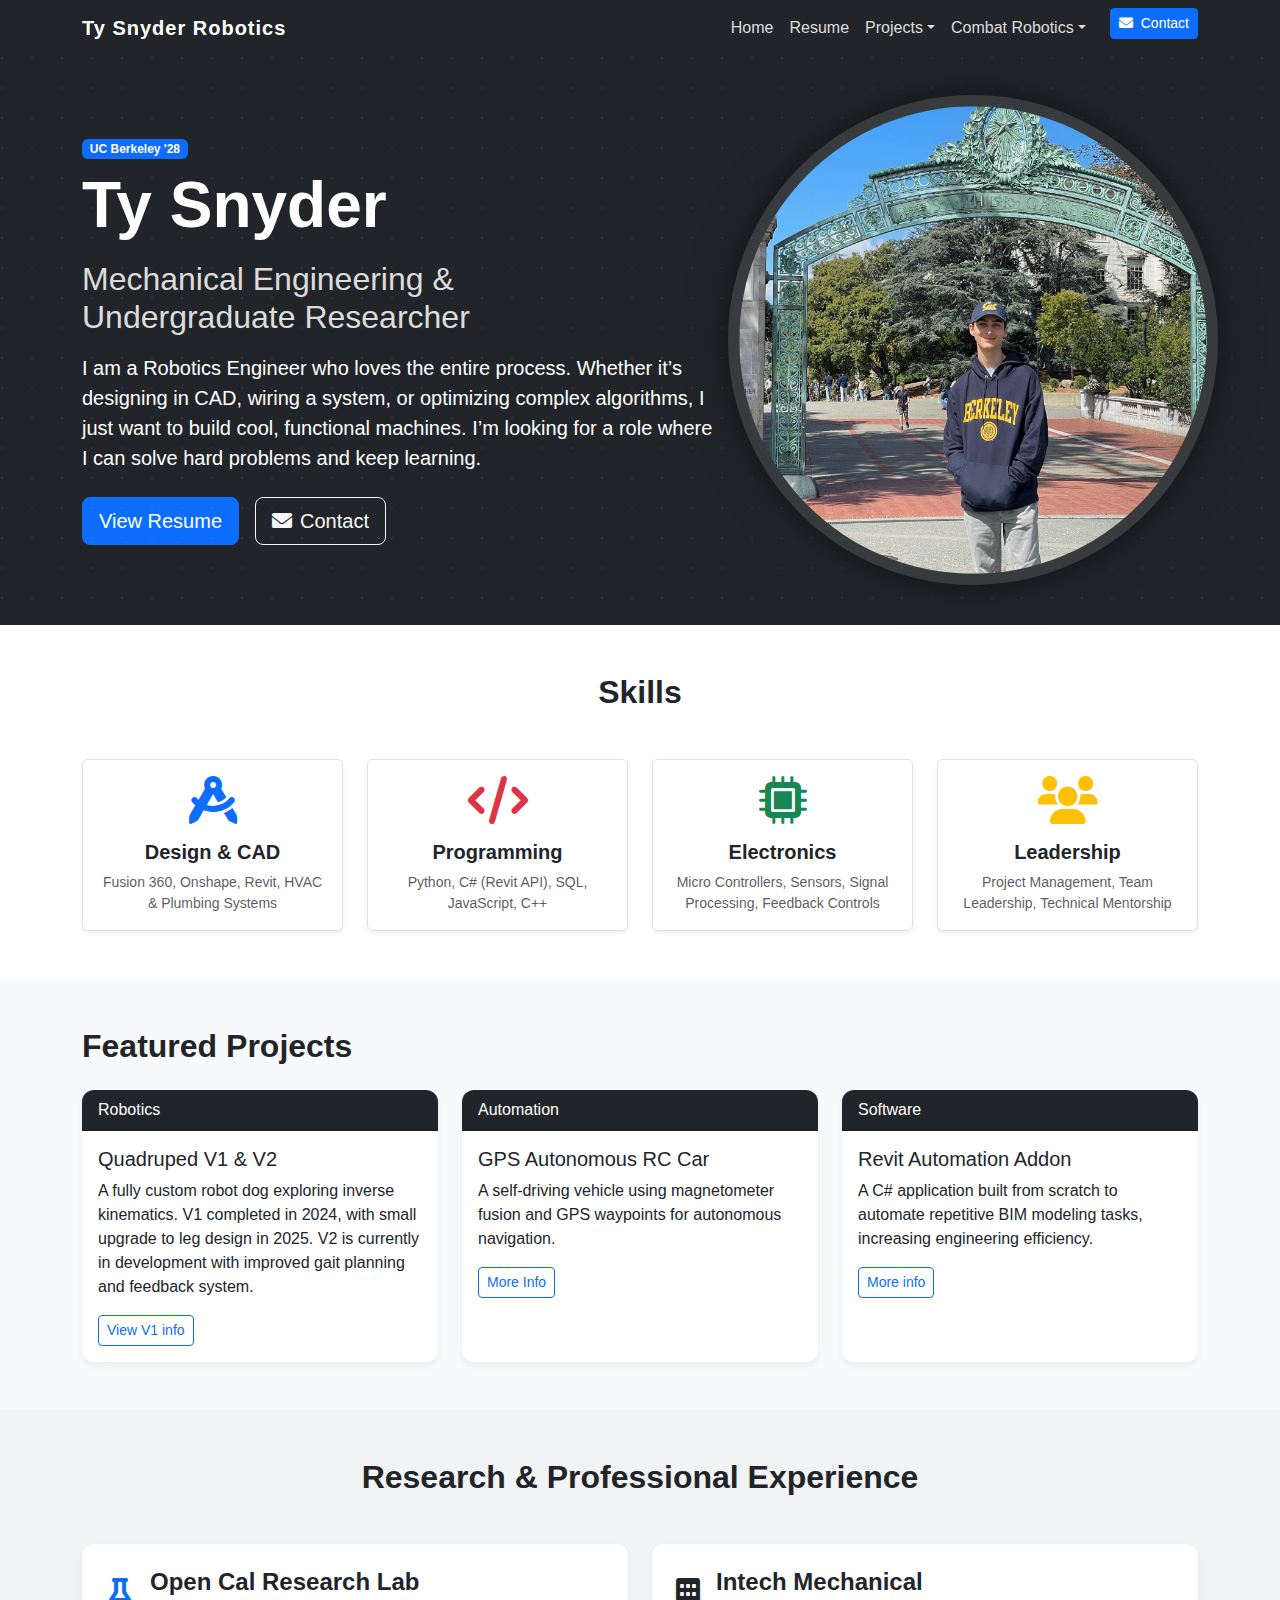
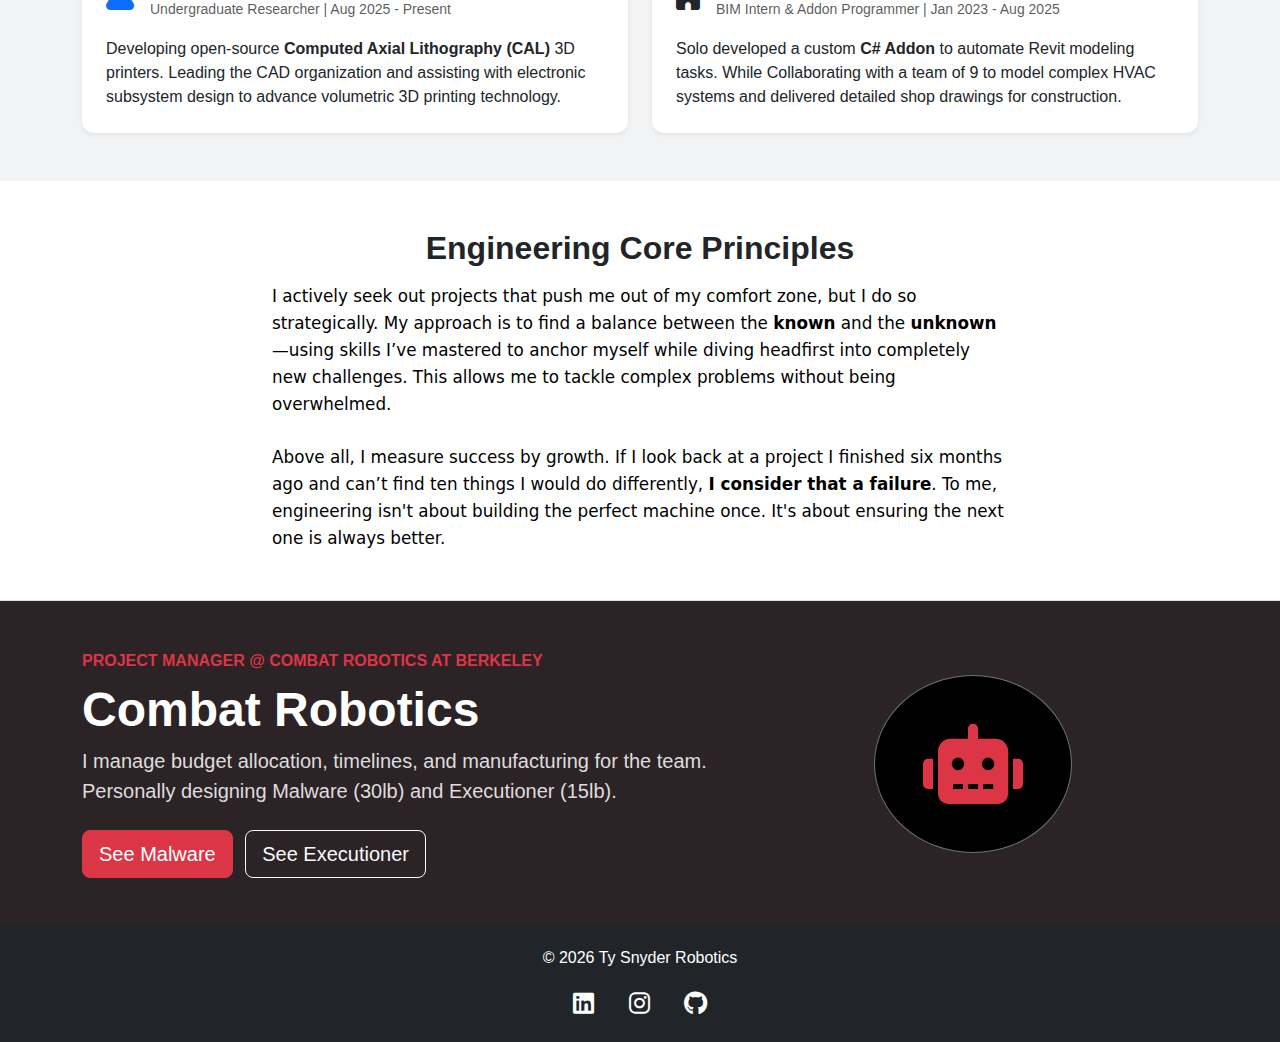
<file: index.html>
<!DOCTYPE html>
<html lang="en">
<head>
    <meta charset="UTF-8">
    <meta name="viewport" content="width=device-width, initial-scale=1.0">
    <title>Ty Snyder Robotics</title>
    <link href="https://cdn.jsdelivr.net/npm/bootstrap@5.3.0/dist/css/bootstrap.min.css" rel="stylesheet">
    <link rel="stylesheet" href="https://cdnjs.cloudflare.com/ajax/libs/font-awesome/6.0.0/css/all.min.css">
    <link rel="stylesheet" href="style.css">
</head>
<body>

    <nav class="navbar navbar-expand-lg navbar-dark bg-dark">
    <div class="container">
        <a class="navbar-brand" href="index.html">Ty Snyder Robotics</a>
        <button class="navbar-toggler" type="button" data-bs-toggle="collapse" data-bs-target="#navbarNav">
            <span class="navbar-toggler-icon"></span>
        </button>
        <div class="collapse navbar-collapse" id="navbarNav">
            <ul class="navbar-nav ms-auto">
                <li class="nav-item"><a class="nav-link active" href="index.html">Home</a></li>
                <li class="nav-item"><a class="nav-link" href="resume.html">Resume</a></li>
                
                <li class="nav-item dropdown">
                    <a class="nav-link dropdown-toggle" href="#" role="button" data-bs-toggle="dropdown">Projects</a>
                    <ul class="dropdown-menu">
                        <li><a class="dropdown-item" href="projects/gps-rc-car.html">GPS Autonomous RC Car</a></li>
                        <li><a class="dropdown-item" href="projects/Revit_Addon.html">Revit Addon</a></li>
                        <li><a class="dropdown-item" href="projects/quadruped_V1.html">Quadruped V1</a></li>
                    </ul>
                </li>

                <li class="nav-item dropdown">
                    <a class="nav-link dropdown-toggle" href="#" role="button" data-bs-toggle="dropdown">Combat Robotics</a>
                    <ul class="dropdown-menu">
                        <li><a class="dropdown-item" href="combat-robots/Malware.html">Malware 30lb</a></li>
                        <li><a class="dropdown-item" href="combat-robots/Executioner.html">Executioner 15lb</a></li>
                    </ul>
                </li>
                <li class="nav-item ms-lg-3">
                    <a class="btn btn-primary btn-sm mt-1 mt-lg-0" href="mailto:Tysnyder@berkeley.edu">
                        <i class="fas fa-envelope me-2"></i>Contact
                    </a>
                </li>
            </ul>
        </div>
    </div>
    </nav>

    <header class="hero-split d-flex align-items-center">
        <div class="container">
            <div class="row align-items-center">
                <div class="col-lg-7 col-md-6 order-2 order-md-1">
                    <div class="hero-text-content">
                        <span class="badge bg-primary mb-2">UC Berkeley '28</span>
                        <h1 class="display-3 fw-bold mb-3">Ty Snyder</h1>
                        <h3 class="h2 text-light-opacity mb-3">Mechanical Engineering & <br> Undergraduate Researcher</h3>
                        <p class="lead mb-4 text-secondary-light">
                            I am a Robotics Engineer who loves the entire process. 
                            Whether it’s designing in CAD, wiring a system, or optimizing complex algorithms, I just want to build cool, functional machines. 
                            I’m looking for a role where I can solve hard problems and keep learning.
                        </p>
                        <div class="d-flex gap-3">
                            <a href="resume.html" class="btn btn-primary btn-lg">View Resume</a>
                            <a href="mailto:Tysnyder@berkeley.edu" class="btn btn-outline-light btn-lg">
                                <i class="fas fa-envelope me-2"></i>Contact
                            </a>
                        </div>
                    </div>
                </div>
                <div class="col-lg-5 col-md-6 order-1 order-md-2 mb-4 mb-md-0 text-center">
                    <div class="hero-img-wrapper">
                        <img src="assets/images/Headshot.jpg" alt="Ty Snyder" class="img-fluid rounded-circle hero-headshot">
                    </div>
                </div>
            </div>
        </div>
    </header>

    <section class="py-5 bg-white">
        <div class="container">
            <div class="text-center mb-5">
                <h2 class="fw-bold">Skills</h2>
            </div>
            <div class="row text-center g-4">
                <div class="col-6 col-md-3">
                    <div class="p-3 border rounded shadow-sm h-100 skill-box">
                        <i class="fas fa-drafting-compass fa-3x text-primary mb-3"></i>
                        <h5 class="fw-bold">Design & CAD</h5>
                        <p class="small text-muted mb-0"> Fusion 360, Onshape, Revit, HVAC & Plumbing Systems</p>
                    </div>
                </div>
                <div class="col-6 col-md-3">
                    <div class="p-3 border rounded shadow-sm h-100 skill-box">
                        <i class="fas fa-code fa-3x text-danger mb-3"></i>
                        <h5 class="fw-bold">Programming</h5>
                        <p class="small text-muted mb-0">Python, C# (Revit API), SQL, JavaScript, C++</p>
                    </div>
                </div>
                <div class="col-6 col-md-3">
                    <div class="p-3 border rounded shadow-sm h-100 skill-box">
                        <i class="fas fa-microchip fa-3x text-success mb-3"></i>
                        <h5 class="fw-bold">Electronics</h5>
                        <p class="small text-muted mb-0">Micro Controllers, Sensors, Signal Processing, Feedback Controls</p>
                    </div>
                </div>
                <div class="col-6 col-md-3">
                    <div class="p-3 border rounded shadow-sm h-100 skill-box">
                        <i class="fas fa-users fa-3x text-warning mb-3"></i>
                        <h5 class="fw-bold">Leadership</h5>
                        <p class="small text-muted mb-0">Project Management, Team Leadership, Technical Mentorship</p>
                    </div>
                </div>
            </div>
        </div>
    </section>

    <section class="py-5">
        <div class="container">
            <div class="d-flex justify-content-between align-items-center mb-4">
                <h2 class="fw-bold mb-0">Featured Projects</h2>
            </div>
            <div class="row g-4">
                <div class="col-md-4">
                    <div class="card h-100 project-card">
                        <div class="card-header bg-dark text-white">Robotics</div>
                        <div class="card-body">
                            <h5 class="card-title">Quadruped V1 & V2</h5>
                            <p class="card-text">
                                A fully custom robot dog exploring inverse kinematics. V1 completed in 2024, with small upgrade to leg design in 2025. 
                                V2 is currently in development with improved gait planning and feedback system.
                            </p>
                            <a href="projects/quadruped_V1.html" class="btn btn-outline-primary btn-sm stretched-link">View V1 info</a>
                        </div>
                    </div>
                </div>
                <div class="col-md-4">
                    <div class="card h-100 project-card">
                        <div class="card-header bg-dark text-white">Automation</div>
                        <div class="card-body">
                            <h5 class="card-title">GPS Autonomous RC Car</h5>
                            <p class="card-text">
                                A self-driving vehicle using magnetometer fusion and GPS waypoints for autonomous navigation.
                            </p>
                            <a href="projects/gps-rc-car.html" class="btn btn-outline-primary btn-sm stretched-link">More Info</a>
                        </div>
                    </div>
                </div>
                <div class="col-md-4">
                    <div class="card h-100 project-card">
                        <div class="card-header bg-dark text-white">Software</div>
                        <div class="card-body">
                            <h5 class="card-title">Revit Automation Addon</h5>
                            <p class="card-text">
                                A C# application built from scratch to automate repetitive BIM modeling tasks, increasing engineering efficiency.
                            </p>
                            <a href="projects/Revit_Addon.html" class="btn btn-outline-primary btn-sm stretched-link">More info</a>
                        </div>
                    </div>
                </div>
            </div>
        </div>
    </section>
    <section id="research" class="py-5 bg-light">
        <div class="container">
            <h2 class="fw-bold mb-5 text-center">Research & Professional Experience</h2>
            
            <div class="row g-4">
                <div class="col-md-6">
                    <div class="card border-0 shadow-sm h-100">
                        <div class="card-body p-4">
                            <div class="d-flex align-items-center mb-3">
                                <i class="fas fa-flask fa-2x text-primary me-3"></i>
                                <div>
                                    <h4 class="card-title fw-bold mb-0">Open Cal Research Lab</h4>
                                    <small class="text-muted">Undergraduate Researcher | Aug 2025 - Present</small>
                                </div>
                            </div>
                            <p class="card-text">
                                Developing open-source <strong>Computed Axial Lithography (CAL)</strong> 3D printers. 
                                Leading the CAD organization and assisting with electronic subsystem design to advance volumetric 3D printing technology.
                            </p>
                        </div>
                    </div>
                </div>

                <div class="col-md-6">
                    <div class="card border-0 shadow-sm h-100">
                        <div class="card-body p-4">
                            <div class="d-flex align-items-center mb-3">
                                <i class="fas fa-building fa-2x text-dark me-3"></i>
                                <div>
                                    <h4 class="card-title fw-bold mb-0">Intech Mechanical</h4>
                                    <small class="text-muted">BIM Intern & Addon Programmer | Jan 2023 - Aug 2025</small>
                                </div>
                            </div>
                            <p class="card-text">
                                Solo developed a custom <strong>C# Addon</strong> to automate Revit modeling tasks. 
                                While Collaborating with a team of 9 to model complex HVAC systems and delivered detailed shop drawings for construction.
                            </p>
                        </div>
                    </div>
                </div>
            </div>
        </div>
    </section>

    <section class="py-5 bg-white border-bottom">
        <div class="container">
            <div class="row justify-content-center">
                <div class="col-lg-8">
                    <h2 class="fw-bold mb-3 text-center">Engineering Core Principles</h2>
                    
                    <p class="mb-0 core-principles-text">
                        I actively seek out projects that push me out of my comfort zone, but I do so strategically. 
                        My approach is to find a balance between the <strong>known</strong> and the <strong>unknown</strong>—using 
                        skills I’ve mastered to anchor myself while diving headfirst into completely new challenges. 
                        This allows me to tackle complex problems without being overwhelmed. 
                        <br><br>
                        Above all, I measure success by growth. If I look back at a project I finished six months ago 
                        and can’t find ten things I would do differently, <strong>I consider that a failure</strong>. 
                        To me, engineering isn't about building the perfect machine once. It's about ensuring the 
                        next one is always better.
                    </p>
                </div>
            </div>
        </div>
    </section>

    <section class="py-5 bg-dark text-white position-relative overflow-hidden">
        <div class="position-absolute top-0 start-0 w-100 h-100" style="background: rgba(255,0,0,0.05); pointer-events: none;"></div>
        
        <div class="container position-relative z-1">
            <div class="row align-items-center">
                <div class="col-md-7">
                    <span class="text-danger fw-bold text-uppercase ls-1">Project Manager @ Combat Robotics at Berkeley</span>
                    <h2 class="display-5 fw-bold mt-2">Combat Robotics</h2>
                    <p class="lead text-light-opacity">
                        I manage budget allocation, timelines, and manufacturing for the team. 
                        Personally designing <strong>Malware (30lb)</strong> and <strong>Executioner (15lb)</strong>.
                    </p>
                    <div class="mt-4">
                        <a href="combat-robots/Malware.html" class="btn btn-danger btn-lg me-2">See Malware</a>
                        <a href="combat-robots/Executioner.html" class="btn btn-outline-light btn-lg">See Executioner</a>
                    </div>
                </div>
                <div class="col-md-5 mt-4 mt-md-0 text-center">
                    <div class="p-5 border border-secondary rounded-circle d-inline-block bg-black">
                        <i class="fas fa-robot fa-5x text-danger"></i>
                    </div>
                </div>
            </div>
        </div>
    </section>

    <footer>
        <div class="container">
            <p>&copy; 2026 Ty Snyder Robotics</p>
            <div class="social-links">
                <a href="https://www.linkedin.com/in/tyler-snyder1/" class="social-icon"><i class="fab fa-linkedin"></i></a>
                <a href="https://www.instagram.com/tysnyder70/" class="social-icon"><i class="fab fa-instagram"></i></a>
                <a href="https://github.com/Ty-Snyder" class="social-icon"><i class="fab fa-github"></i></a>
            </div>
        </div>
    </footer>

    <script src="https://cdn.jsdelivr.net/npm/bootstrap@5.3.0/dist/js/bootstrap.bundle.min.js"></script>
</body>
</html>
</file>
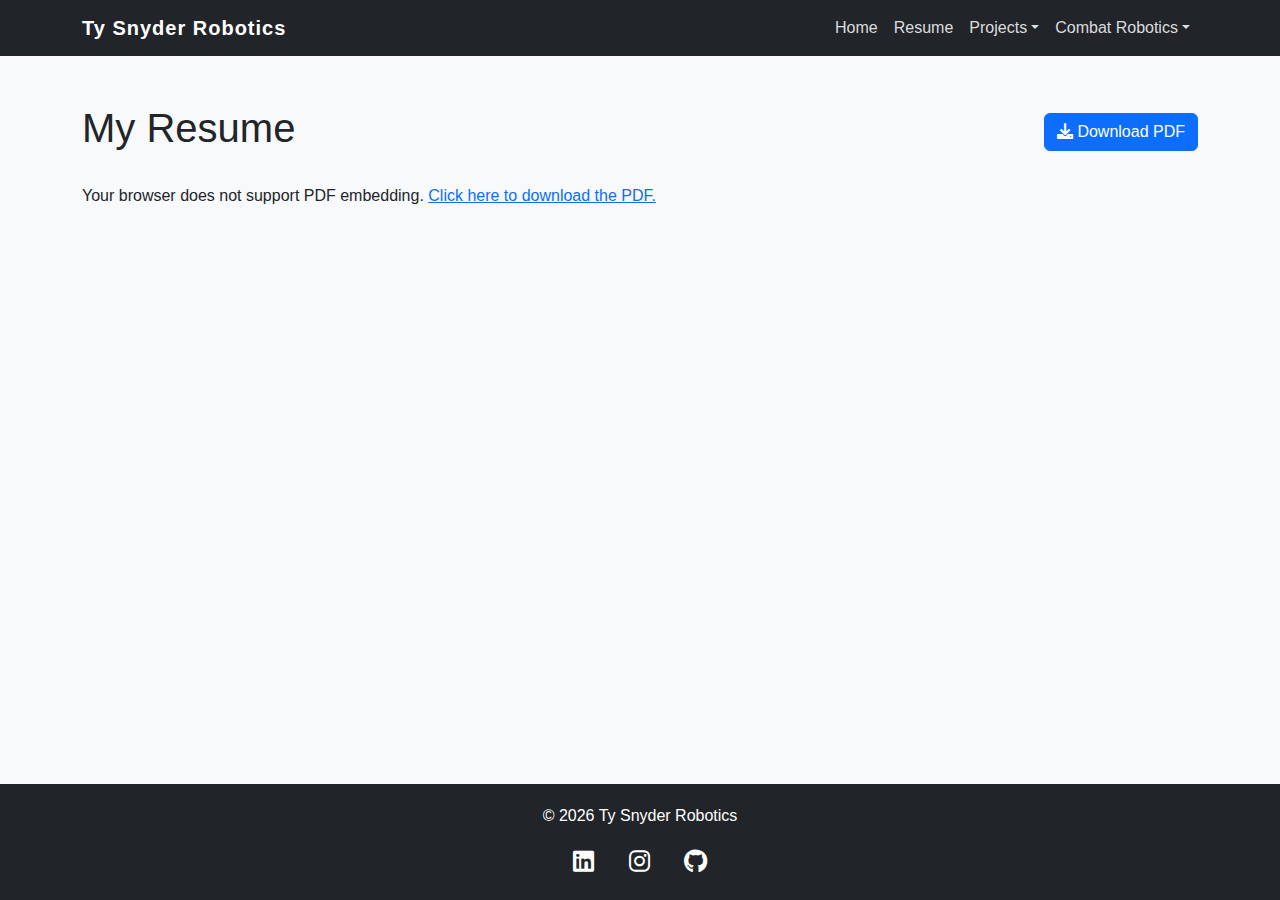
<file: resume.html>
<!DOCTYPE html>
<html lang="en">
<head>
    <meta charset="UTF-8">
    <meta name="viewport" content="width=device-width, initial-scale=1.0">
    <title>Resume - Ty Snyder Robotics</title>
    <link href="https://cdn.jsdelivr.net/npm/bootstrap@5.3.0/dist/css/bootstrap.min.css" rel="stylesheet">
    <link rel="stylesheet" href="https://cdnjs.cloudflare.com/ajax/libs/font-awesome/6.0.0/css/all.min.css">
    <link rel="stylesheet" href="style.css">
</head>
<body>

    <nav class="navbar navbar-expand-lg navbar-dark bg-dark">
    <div class="container">
        <a class="navbar-brand" href="index.html">Ty Snyder Robotics</a>
        <button class="navbar-toggler" type="button" data-bs-toggle="collapse" data-bs-target="#navbarNav">
            <span class="navbar-toggler-icon"></span>
        </button>
        <div class="collapse navbar-collapse" id="navbarNav">
            <ul class="navbar-nav ms-auto">
                <li class="nav-item"><a class="nav-link active" href="index.html">Home</a></li>
                <li class="nav-item"><a class="nav-link" href="resume.html">Resume</a></li>
                
                <li class="nav-item dropdown">
                    <a class="nav-link dropdown-toggle" href="#" role="button" data-bs-toggle="dropdown">Projects</a>
                    <ul class="dropdown-menu">
                        <li><a class="dropdown-item" href="projects/gps-rc-car.html">GPS Autonomous RC Car</a></li>
                        <li><a class="dropdown-item" href="projects/Revit_Addon.html">Revit Addon</a></li>
                        <li><a class="dropdown-item" href="projects/quadruped_V1.html">Quadruped V1</a></li>
                    </ul>
                </li>

                <li class="nav-item dropdown">
                    <a class="nav-link dropdown-toggle" href="#" role="button" data-bs-toggle="dropdown">Combat Robotics</a>
                    <ul class="dropdown-menu">
                        <li><a class="dropdown-item" href="combat-robots/Malware.html">Malware 30lb</a></li>
                        <li><a class="dropdown-item" href="combat-robots/Executioner.html">Executioner 15lb</a></li>
                    </ul>
                </li>
            </ul>
        </div>
    </div>
    </nav>

    <div class="container my-5">

        <div class="row mb-4 align-items-center">

            <div class="col-md-8">

                <h1>My Resume</h1>

            </div>
            <div class="col-md-4 text-md-end">
                <a href="assets/TySnyder_resume.pdf" download class="btn btn-primary">
                    <i class="fas fa-download"></i> Download PDF
                </a>
            </div>
        </div>

        <div class="row">
            <div class="col-12">
                <object data="assets/TySnyder_resume.pdf" type="application/pdf" class="pdf-viewer">
                    <p>Your browser does not support PDF embedding.
                    <a href="assets/TySnyder_resume.pdf">Click here to download the PDF.</a></p>
                </object>
            </div>
        </div>
    </div>

    <footer>
        <div class="container">
            <p>&copy; 2026 Ty Snyder Robotics</p>
            <div class="social-links">
                <a href="https://www.linkedin.com/in/tyler-snyder1/" class="social-icon"><i class="fab fa-linkedin"></i></a>
                <a href="https://www.instagram.com/tysnyder70/" class="social-icon"><i class="fab fa-instagram"></i></a>
                <a href="https://github.com/Ty-Snyder" class="social-icon"><i class="fab fa-github"></i></a>
            </div>
        </div>
    </footer>

    <script src="https://cdn.jsdelivr.net/npm/bootstrap@5.3.0/dist/js/bootstrap.bundle.min.js"></script>
</body>
</html>
</file>
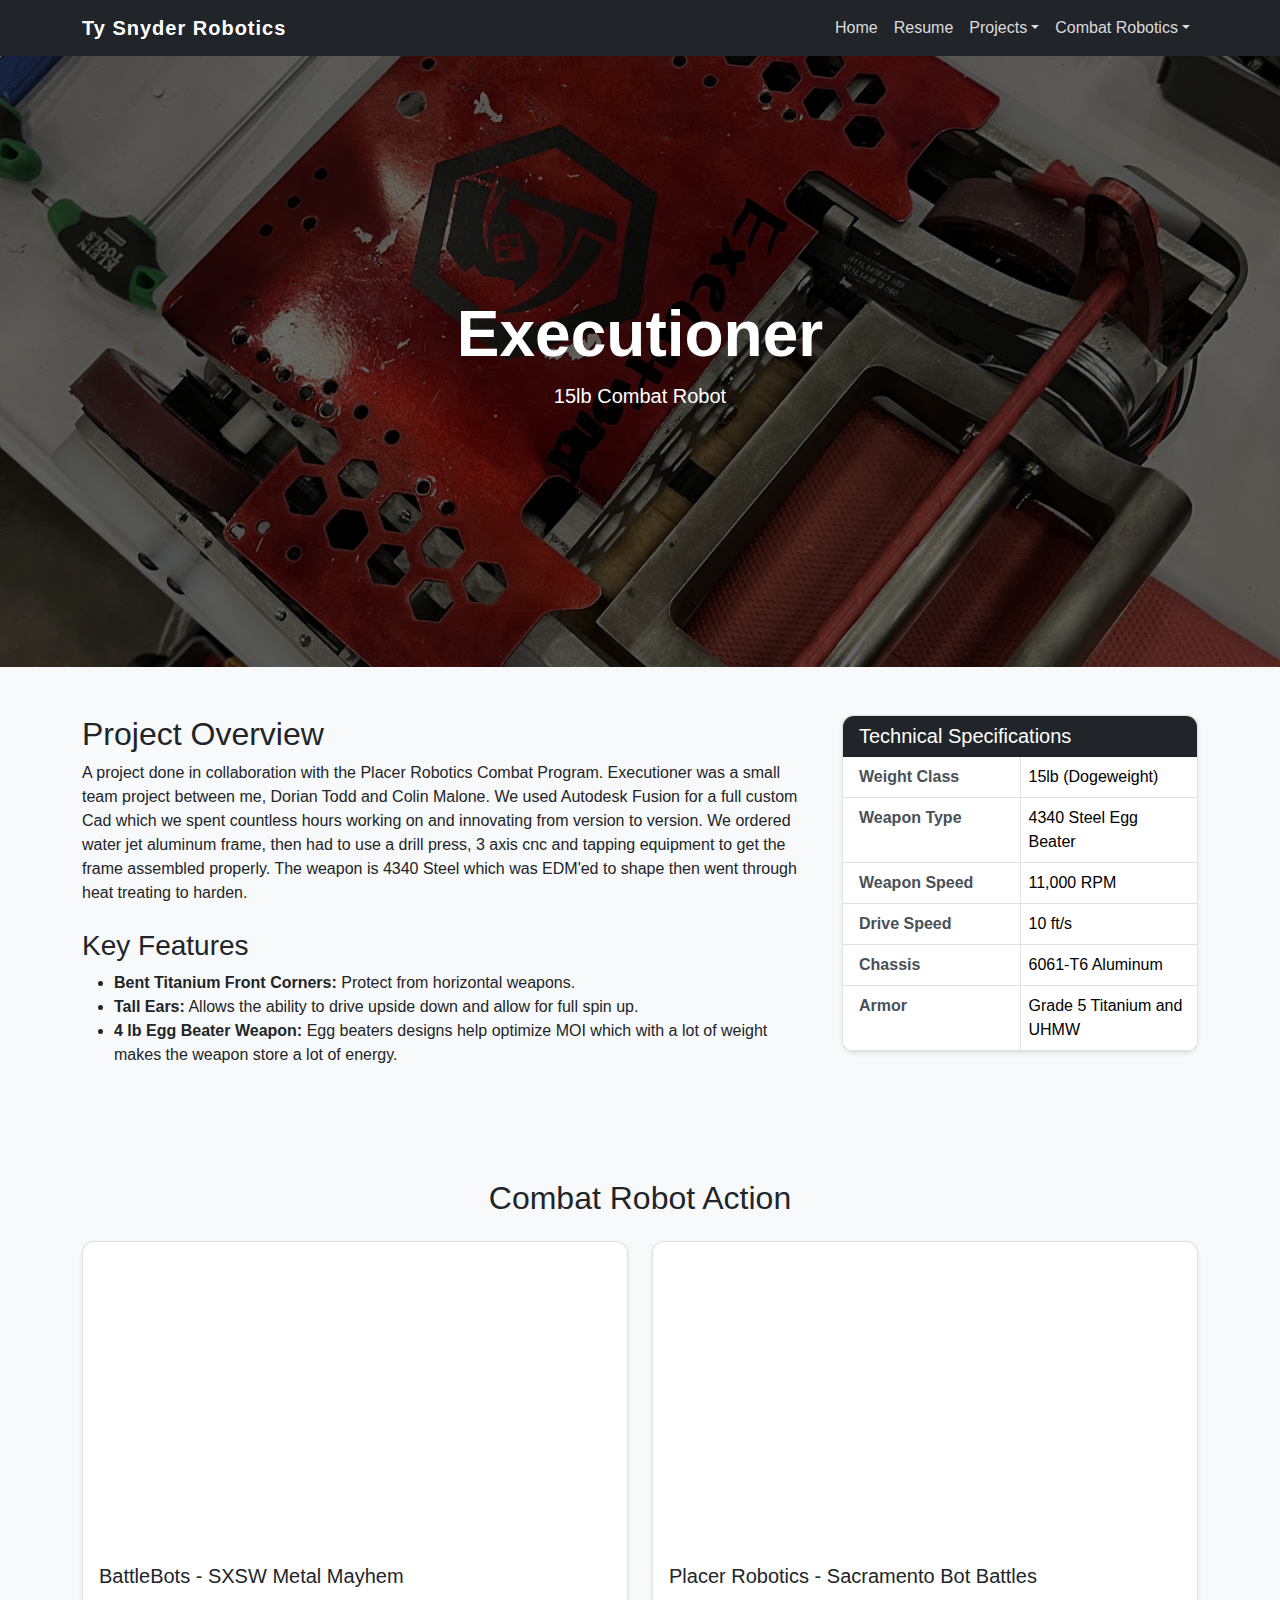
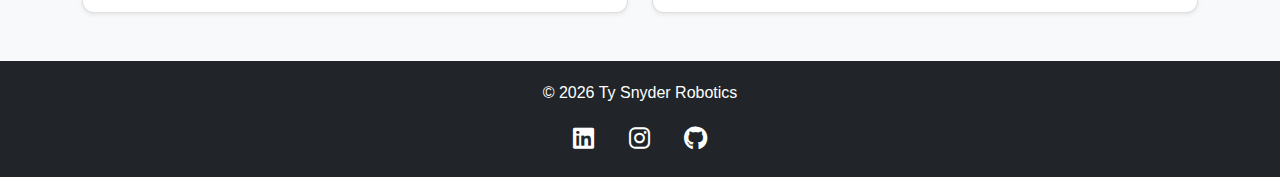
<file: combat-robots/Executioner.html>
<!DOCTYPE html>
<html lang="en">
<head>
    <meta charset="UTF-8">
    <meta name="viewport" content="width=device-width, initial-scale=1.0">
    <title>Executioner - Ty Snyder Robotics</title>
    <link href="https://cdn.jsdelivr.net/npm/bootstrap@5.3.0/dist/css/bootstrap.min.css" rel="stylesheet">
    <link rel="stylesheet" href="https://cdnjs.cloudflare.com/ajax/libs/font-awesome/6.0.0/css/all.min.css">
    <link rel="stylesheet" href="../style.css">
</head>
<body>

    <nav class="navbar navbar-expand-lg navbar-dark bg-dark">
    <div class="container">
        <a class="navbar-brand" href="../index.html">Ty Snyder Robotics</a>
        <button class="navbar-toggler" type="button" data-bs-toggle="collapse" data-bs-target="#navbarNav">
            <span class="navbar-toggler-icon"></span>
        </button>
        <div class="collapse navbar-collapse" id="navbarNav">
            <ul class="navbar-nav ms-auto">
                <li class="nav-item"><a class="nav-link active" href="../index.html">Home</a></li>
                <li class="nav-item"><a class="nav-link" href="../resume.html">Resume</a></li>
                
                <li class="nav-item dropdown">
                    <a class="nav-link dropdown-toggle" href="#" role="button" data-bs-toggle="dropdown">Projects</a>
                    <ul class="dropdown-menu">
                        <li><a class="dropdown-item" href="../projects/gps-rc-car.html">GPS Autonomous RC Car</a></li>
                        <li><a class="dropdown-item" href="../projects/Revit_Addon.html">Revit Addon</a></li>
                        <li><a class="dropdown-item" href="../projects/quadruped_V1.html">Quadruped V1</a></li>
                    </ul>
                </li>

                <li class="nav-item dropdown">
                    <a class="nav-link dropdown-toggle" href="#" role="button" data-bs-toggle="dropdown">Combat Robotics</a>
                    <ul class="dropdown-menu">
                        <li><a class="dropdown-item" href="Malware.html">Malware 30lb</a></li>
                        <li><a class="dropdown-item" href="Executioner.html">Executioner 15lb</a></li>
                    </ul>
                </li>
            </ul>
        </div>
    </div>
    </nav>

    <header class="project-hero text-white text-center py-5" style="background: linear-gradient(rgba(0,0,0,0.6), rgba(0,0,0,0.6)), url('assets/images/Executioner.jpg') center/cover;; padding-top: 12rem !important; padding-bottom: 12rem !important;">
    <div class="container py-5">
        <h1 class="display-3 fw-bold">Executioner</h1>
        <p class="lead">15lb Combat Robot</p>
    </div>
    </header>

    <main class="container my-5">
    <div class="row">
        <div class="col-md-8">
            <h2>Project Overview</h2>
            <p>
                A project done in collaboration with the Placer Robotics Combat Program. 
                Executioner was a small team project between me, Dorian Todd and Colin Malone. 
                We used Autodesk Fusion for a full custom Cad which we spent countless hours working on and innovating from version to version.
                We ordered water jet aluminum frame, then had to use a drill press, 3 axis cnc and tapping equipment to get the frame assembled properly.
                The weapon is 4340 Steel which was EDM'ed to shape then went through heat treating to harden.
            </p>      

            <h3 class="mt-4">Key Features</h3>
            <ul>
                <li><strong> Bent Titanium Front Corners:</strong> Protect from horizontal weapons.</li>
                <li><strong> Tall Ears:</strong> Allows the ability to drive upside down and allow for full spin up.</li>
                <li><strong> 4 lb Egg Beater Weapon:</strong> Egg beaters designs help optimize MOI which with a lot of weight makes the weapon store a lot of energy.</li>
            </ul>
        </div>

        <div class="col-md-4">
            <div class="card shadow-sm"> 
                <div class="card-header bg-dark text-white">
                    <h4 class="card-title mb-0 h5">Technical Specifications</h4>
                </div>
                <div class="card-body p-0">
                    <table class="table table-hover mb-0">
                        <tbody>
                            <tr>
                                <th class="ps-3 w-50">Weight Class</th>
                                <td>15lb (Dogeweight)</td>
                            </tr>
                            <tr>
                                <th class="ps-3">Weapon Type</th>
                                <td>4340 Steel Egg Beater</td>
                            </tr>
                            <tr>
                                <th class="ps-3">Weapon Speed</th>
                                <td>11,000 RPM</td>
                            </tr>
                            <tr>
                                <th class="ps-3">Drive Speed</th>
                                <td>10 ft/s </td>
                            </tr>
                            <tr>
                                <th class="ps-3">Chassis</th>
                                <td>6061-T6 Aluminum</td>
                            </tr>
                            <tr>
                                <th class="ps-3">Armor</th>
                                <td>Grade 5 Titanium and UHMW</td>
                            </tr>
                        </tbody>
                    </table>
                </div>
            </div>
        </div>
    </main>

    <main class="container my-5">
        <h2 class="text-center mb-4">Combat Robot Action</h2>
        
        <div class="row g-4">
            <div class="col-md-6">
                <div class="card shadow-sm">
                    <div class="ratio ratio-16x9">
                        <iframe src="https://www.youtube.com/embed/XNexpGfW4VQ?si=1AW1FnJ7DNyr8Viq" 
                        title="YouTube video player" 
                        allowfullscreen></iframe>
                    </div>
                    <div class="card-body">
                        <h5 class="card-title">BattleBots - SXSW Metal Mayhem</h5>
                    </div>
                </div>
            </div>

            <div class="col-md-6">
                <div class="card shadow-sm">
                    <div class="ratio ratio-16x9">
                        <iframe 
                            src="https://www.youtube.com/embed/DZ6EpWjpJHM?si=31wioqMwjZm7FDrt" 
                            title="YouTube video player" 
                            allowfullscreen>
                        </iframe>
                    </div>
                    <div class="card-body">
                        <h5 class="card-title">Placer Robotics - Sacramento Bot Battles</h5>
                    </div>
                </div>
            </div>
        </div>
    </main>

    <footer>
        <div class="container">
            <p>&copy; 2026 Ty Snyder Robotics</p>
            <div class="social-links">
                <a href="https://www.linkedin.com/in/tyler-snyder1/" class="social-icon"><i class="fab fa-linkedin"></i></a>
                <a href="https://www.instagram.com/tysnyder70/" class="social-icon"><i class="fab fa-instagram"></i></a>
                <a href="https://github.com/Ty-Snyder" class="social-icon"><i class="fab fa-github"></i></a>
            </div>
        </div>
    </footer>

    <script src="https://cdn.jsdelivr.net/npm/bootstrap@5.3.0/dist/js/bootstrap.bundle.min.js"></script>
</body>
</html>
</file>
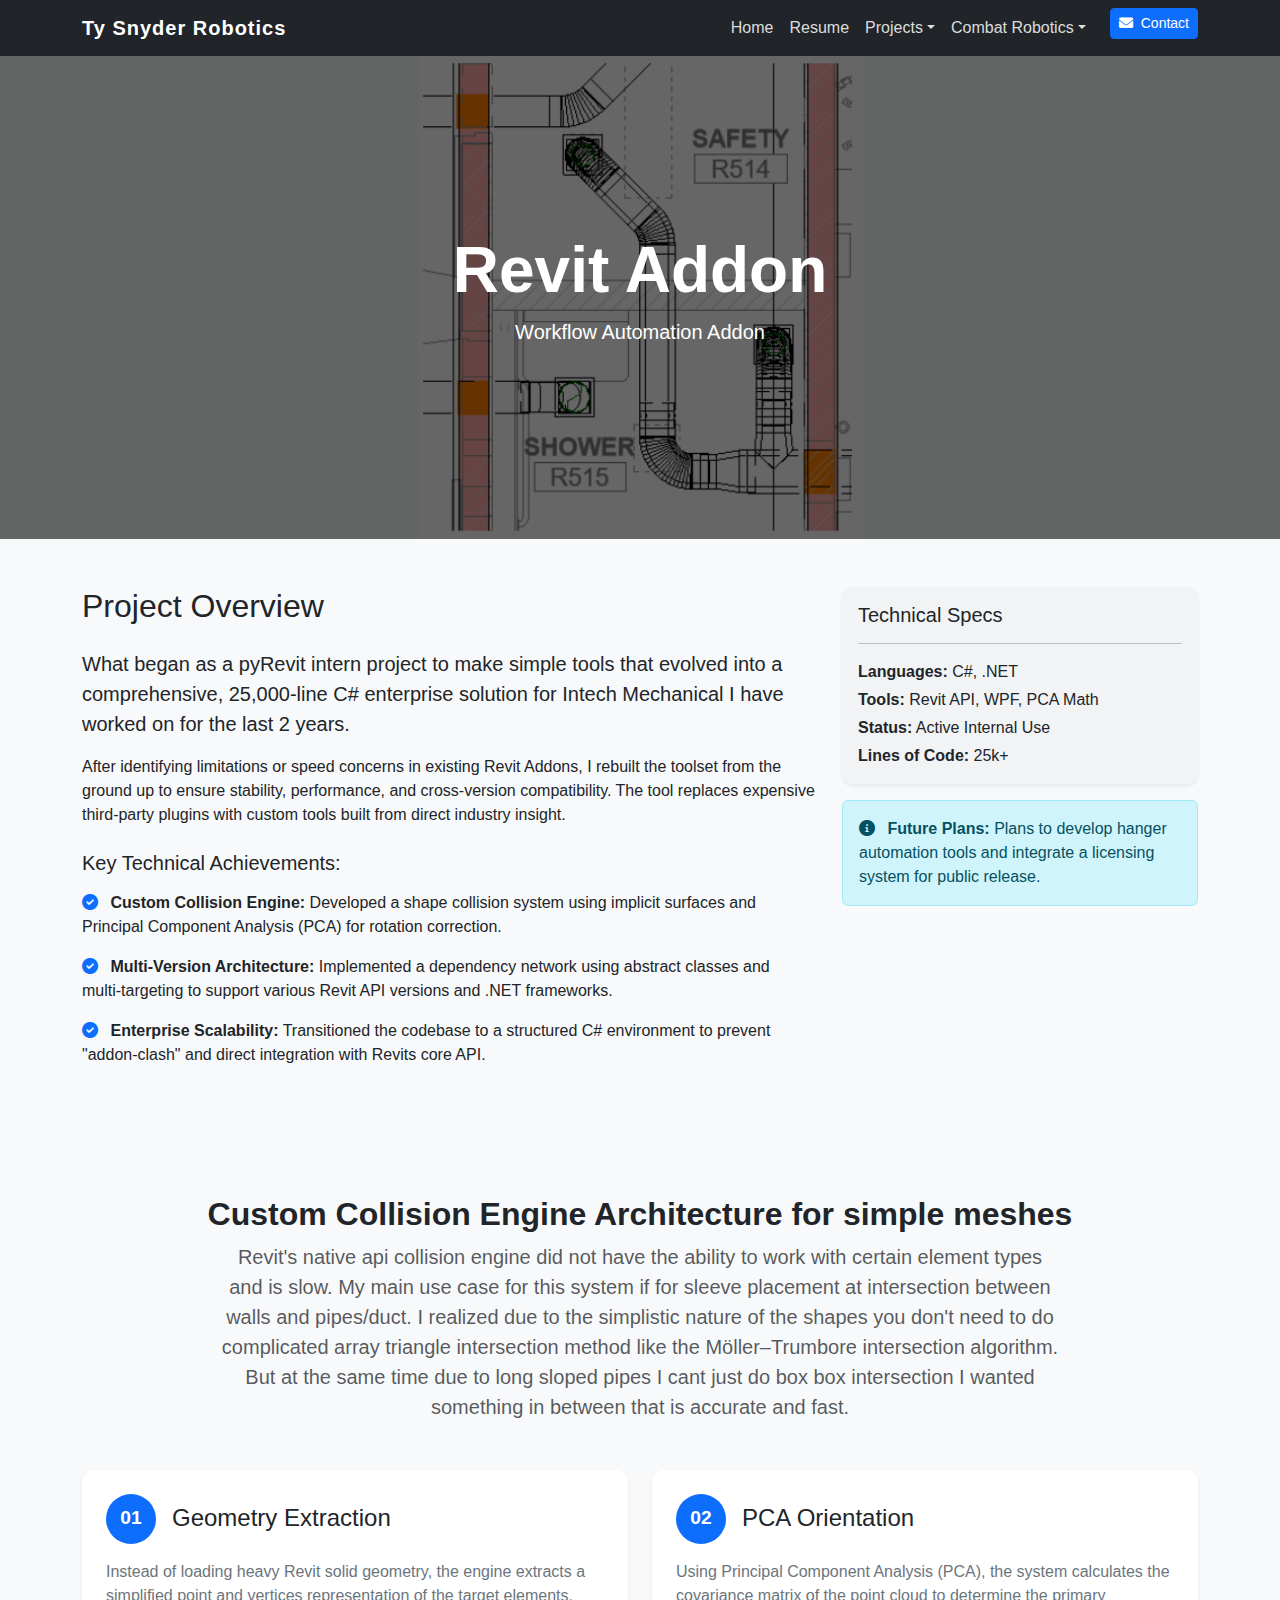
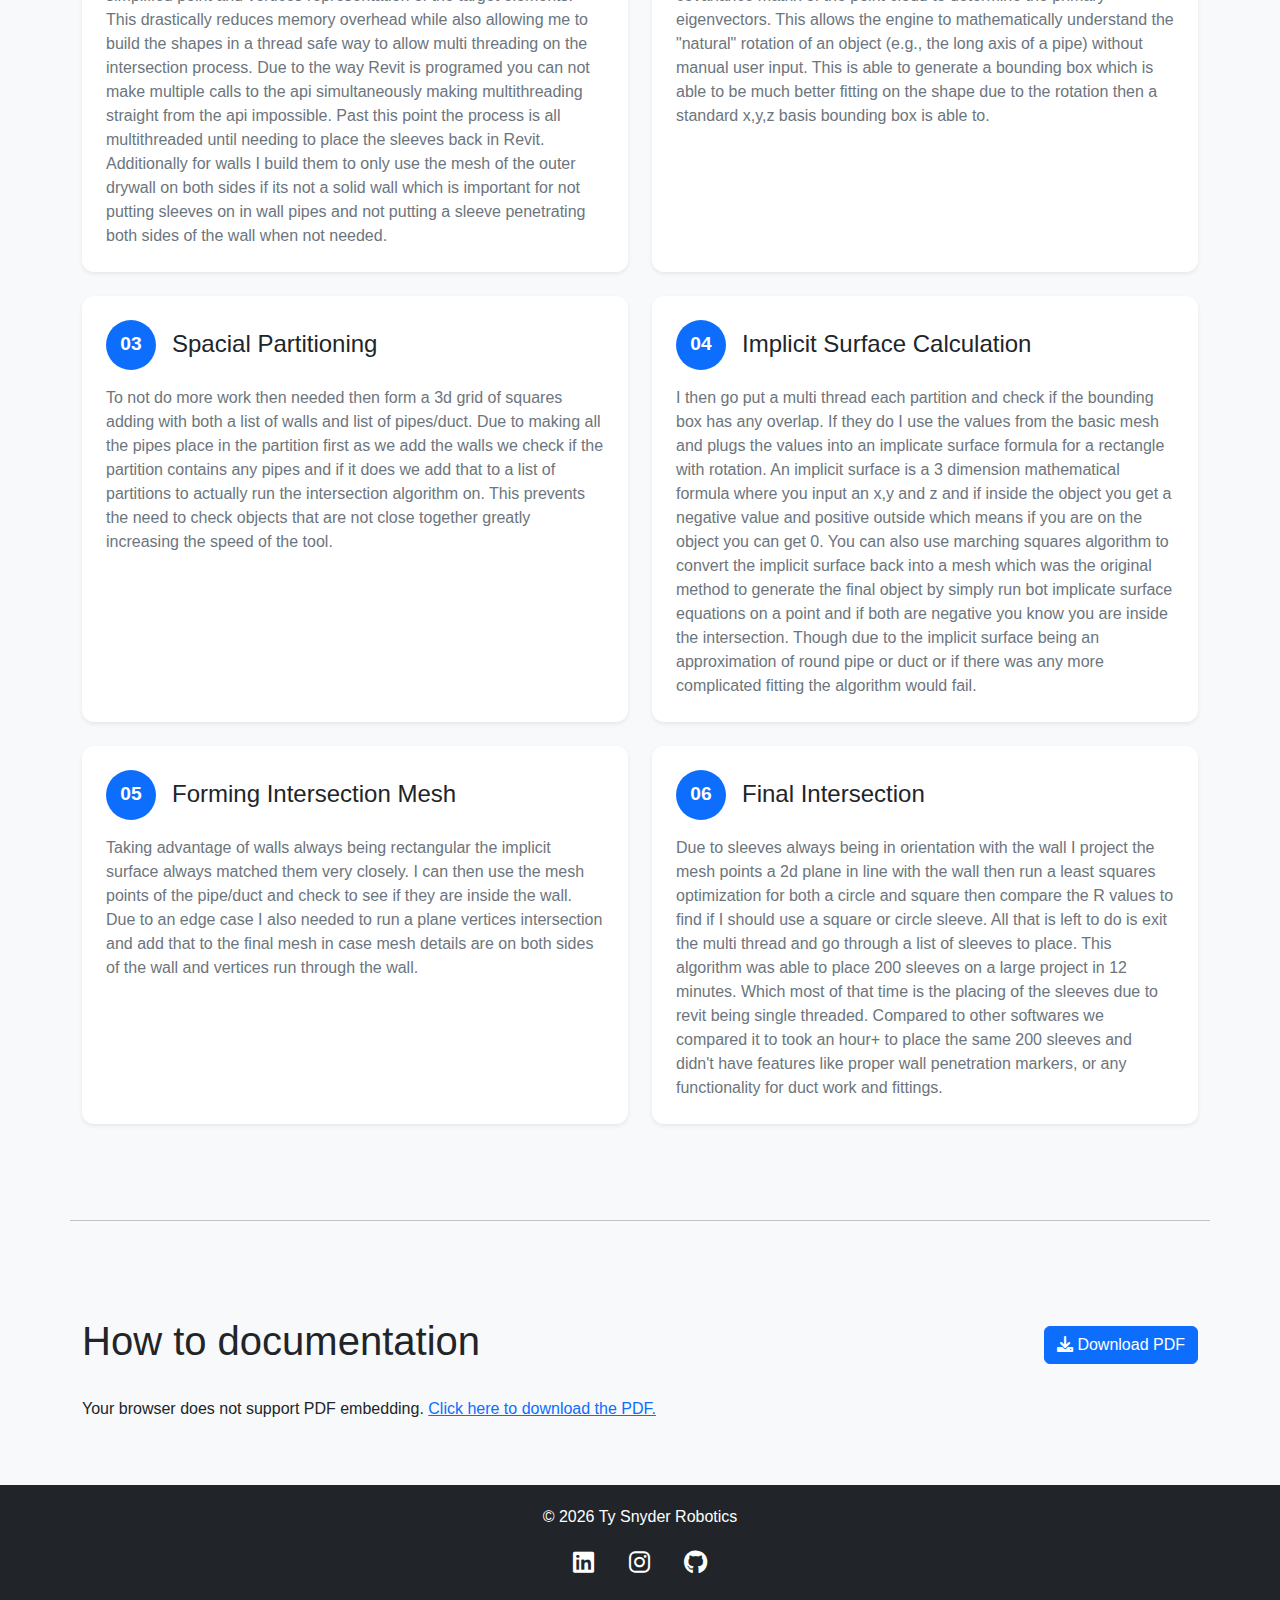
<file: projects/Revit_Addon.html>
<!DOCTYPE html>
<html lang="en">
<head>
    <meta charset="UTF-8">
    <meta name="viewport" content="width=device-width, initial-scale=1.0">
    <title>Revit Addon - Ty Snyder Robotics</title>
    <link href="https://cdn.jsdelivr.net/npm/bootstrap@5.3.0/dist/css/bootstrap.min.css" rel="stylesheet">
    <link rel="stylesheet" href="https://cdnjs.cloudflare.com/ajax/libs/font-awesome/6.0.0/css/all.min.css">
    <link rel="stylesheet" href="../style.css">
</head>
<body>

    <nav class="navbar navbar-expand-lg navbar-dark bg-dark">
    <div class="container">
        <a class="navbar-brand" href="../index.html">Ty Snyder Robotics</a>
        <button class="navbar-toggler" type="button" data-bs-toggle="collapse" data-bs-target="#navbarNav">
            <span class="navbar-toggler-icon"></span>
        </button>
        <div class="collapse navbar-collapse" id="navbarNav">
            <ul class="navbar-nav ms-auto">
                <li class="nav-item"><a class="nav-link active" href="../index.html">Home</a></li>
                <li class="nav-item"><a class="nav-link" href="../resume.html">Resume</a></li>
                
                <li class="nav-item dropdown">
                    <a class="nav-link dropdown-toggle" href="#" role="button" data-bs-toggle="dropdown">Projects</a>
                    <ul class="dropdown-menu">
                        <li><a class="dropdown-item" href="gps-rc-car.html">GPS Autonomous RC Car</a></li>
                        <li><a class="dropdown-item" href="Revit_Addon.html">Revit Addon</a></li>
                        <li><a class="dropdown-item" href="quadruped_V1.html">Quadruped V1</a></li>
                    </ul>
                </li>

                <li class="nav-item dropdown">
                    <a class="nav-link dropdown-toggle" href="#" role="button" data-bs-toggle="dropdown">Combat Robotics</a>
                    <ul class="dropdown-menu">
                        <li><a class="dropdown-item" href="../combat-robots/Malware.html">Malware 30lb</a></li>
                        <li><a class="dropdown-item" href="../combat-robots/Executioner.html">Executioner 15lb</a></li>
                    </ul>
                </li>
                <li class="nav-item ms-lg-3">
                    <a class="btn btn-primary btn-sm mt-1 mt-lg-0" href="mailto:Tysnyder@berkeley.edu">
                        <i class="fas fa-envelope me-2"></i>Contact
                    </a>
                </li>
            </ul>
        </div>
    </div>
    </nav>

    <header class="project-hero text-white text-center py-5" style="background: linear-gradient(rgba(0,0,0,0.6), rgba(0,0,0,0.6)), url('assets/images/RevitPhoto.png') top/contain no-repeat;; padding-top: 8rem !important; padding-bottom: 8rem !important;">
    <div class="container py-5">
        <h1 class="display-3 fw-bold">Revit Addon</h1>
        <p class="lead">Workflow Automation Addon</p>
    </div>
    </header>
    <div class="container my-5">
    <div class="row">
        <div class="col-lg-8">
            <h2 class="mb-4">Project Overview</h2>
            <p class="lead">
                What began as a pyRevit intern project to make simple tools that evolved into a comprehensive, 25,000-line C# enterprise solution for <strong>Intech Mechanical</strong> I have worked on for the last 2 years. 
            </p>
            <p>
                After identifying limitations or speed concerns in existing Revit Addons, I rebuilt the toolset from the ground up to ensure stability, performance, and cross-version compatibility. The tool replaces expensive third-party plugins with custom tools built from direct industry insight.
            </p>
            
            <h3 class="mt-4 h5">Key Technical Achievements:</h3>
            <ul class="list-group list-group-flush mb-4">
                <li class="list-group-item bg-transparent"><i class="fas fa-check-circle text-primary me-2"></i> <strong>Custom Collision Engine:</strong> Developed a shape collision system using implicit surfaces and Principal Component Analysis (PCA) for rotation correction.</li>
                <li class="list-group-item bg-transparent"><i class="fas fa-check-circle text-primary me-2"></i> <strong>Multi-Version Architecture:</strong> Implemented a dependency network using abstract classes and multi-targeting to support various Revit API versions and .NET frameworks.</li>
                <li class="list-group-item bg-transparent"><i class="fas fa-check-circle text-primary me-2"></i> <strong>Enterprise Scalability:</strong> Transitioned the codebase to a structured C# environment to prevent "addon-clash" and direct integration with Revits core API.</li>
            </ul>
        </div>
        
        <div class="col-lg-4">
            <div class="card shadow-sm border-0 bg-light">
                <div class="card-body">
                    <h5 class="card-title">Technical Specs</h5>
                    <hr>
                    <p class="mb-1"><strong>Languages:</strong> C#, .NET</p>
                    <p class="mb-1"><strong>Tools:</strong> Revit API, WPF, PCA Math</p>
                    <p class="mb-1"><strong>Status:</strong> Active Internal Use</p>
                    <p class="mb-0"><strong>Lines of Code:</strong> 25k+</p>
                </div>
            </div>
            <div class="alert alert-info mt-3" role="alert">
                <i class="fas fa-info-circle me-2"></i> <strong>Future Plans:</strong> Plans to develop hanger automation tools and integrate a licensing system for public release.
            </div>
        </div>
    </div>
</div>
<div class="container my-5">
    <div class="text-center mb-5">
        <h2 class="fw-bold">Custom Collision Engine Architecture for simple meshes</h2>
        <p class="lead text-muted w-75 mx-auto">
            Revit's native api collision engine did not have the ability to work with certain element types and is slow. 
            My main use case for this system if for sleeve placement at intersection between walls and pipes/duct.
            I realized due to the simplistic nature of the shapes you don't need to do complicated array triangle intersection method like the Möller–Trumbore intersection algorithm. 
            But at the same time due to long sloped pipes I cant just do box box intersection I wanted something in between that is accurate and fast.
        </p>
    </div>

    <div class="row g-4">

        <div class="col-md-6">
            <div class="card h-100 border-0 shadow-sm">
                <div class="card-body p-4">
                    <div class="d-flex align-items-center mb-3">
                        <div class="bg-primary text-white rounded-circle d-flex align-items-center justify-content-center me-3" style="width: 50px; height: 50px; font-weight: bold; font-size: 1.2rem;">01</div>
                        <h4 class="card-title mb-0">Geometry Extraction</h4>
                    </div>
                    <p class="card-text text-secondary">
                        Instead of loading heavy Revit solid geometry, the engine extracts a simplified point and vertices representation of the target elements. 
                        This drastically reduces memory overhead while also allowing me to build the shapes in a thread safe way to allow multi threading on the intersection process. 
                        Due to the way Revit is programed you can not make multiple calls to the api simultaneously making multithreading straight from the api impossible. 
                        Past this point the process is all multithreaded until needing to place the sleeves back in Revit. 
                        Additionally for walls I build them to only use the mesh of the outer drywall on both sides if its not a solid wall which is important for not putting sleeves on in wall pipes and not putting a sleeve penetrating both sides of the wall when not needed.
                    </p>
                </div>
            </div>
        </div>

        <div class="col-md-6">
            <div class="card h-100 border-0 shadow-sm">
                <div class="card-body p-4">
                    <div class="d-flex align-items-center mb-3">
                        <div class="bg-primary text-white rounded-circle d-flex align-items-center justify-content-center me-3" style="width: 50px; height: 50px; font-weight: bold; font-size: 1.2rem;">02</div>
                        <h4 class="card-title mb-0">PCA Orientation</h4>
                    </div>
                    <p class="card-text text-secondary">
                        Using Principal Component Analysis (PCA), the system calculates the covariance matrix of the point cloud to determine the primary eigenvectors. 
                        This allows the engine to mathematically understand the "natural" rotation of an object (e.g., the long axis of a pipe) without manual user input. 
                        This is able to generate a bounding box which is able to be much better fitting on the shape due to the rotation then a standard x,y,z basis bounding box is able to.
                    </p>
                </div>
            </div>
        </div>

        <div class="col-md-6">
            <div class="card h-100 border-0 shadow-sm">
                <div class="card-body p-4">
                    <div class="d-flex align-items-center mb-3">
                        <div class="bg-primary text-white rounded-circle d-flex align-items-center justify-content-center me-3" style="width: 50px; height: 50px; font-weight: bold; font-size: 1.2rem;">03</div>
                        <h4 class="card-title mb-0">Spacial Partitioning</h4>
                    </div>
                    <p class="card-text text-secondary">
                        To not do more work then needed then form a 3d grid of squares adding with both a list of walls and list of pipes/duct. 
                        Due to making all the pipes place in the partition first as we add the walls we check if the partition contains any pipes and if it does we add that to a list of partitions to actually run the intersection algorithm on. 
                        This prevents the need to check objects that are not close together greatly increasing the speed of the tool.
                    </p>
                </div>
            </div>
        </div>

        <div class="col-md-6">
            <div class="card h-100 border-0 shadow-sm">
                <div class="card-body p-4">
                    <div class="d-flex align-items-center mb-3">
                        <div class="bg-primary text-white rounded-circle d-flex align-items-center justify-content-center me-3" style="width: 50px; height: 50px; font-weight: bold; font-size: 1.2rem;">04</div>
                        <h4 class="card-title mb-0">Implicit Surface Calculation</h4>
                    </div>
                    <p class="card-text text-secondary">
                        I then go put a multi thread each partition and check if the bounding box has any overlap. If they do I use the values from the basic mesh and plugs the values into an implicate surface formula for a rectangle with rotation. 
                        An implicit surface is a 3 dimension mathematical formula where you input an x,y and z and if inside the object you get a negative value and positive outside which means if you are on the object you can get 0.
                        You can also use marching squares algorithm to convert the implicit surface back into a mesh which was the original method to generate the final object by simply run bot implicate surface equations on a point and if both are negative you know you are inside the intersection.
                        Though due to the implicit surface being an approximation of round pipe or duct or if there was any more complicated fitting the algorithm would fail.
                    </p>
                </div>
            </div>
        </div>

        <div class="col-md-6">
            <div class="card h-100 border-0 shadow-sm">
                <div class="card-body p-4">
                    <div class="d-flex align-items-center mb-3">
                        <div class="bg-primary text-white rounded-circle d-flex align-items-center justify-content-center me-3" style="width: 50px; height: 50px; font-weight: bold; font-size: 1.2rem;">05</div>
                        <h4 class="card-title mb-0">Forming Intersection Mesh</h4>
                    </div>
                    <p class="card-text text-secondary">
                        Taking advantage of walls always being rectangular the implicit surface always matched them very closely. 
                        I can then use the mesh points of the pipe/duct and check to see if they are inside the wall. 
                        Due to an edge case I also needed to run a plane vertices intersection and add that to the final mesh in case mesh details are on both sides of the wall and vertices run through the wall.
                    </p>
                </div>
            </div>
        </div>

        <div class="col-md-6">
            <div class="card h-100 border-0 shadow-sm">
                <div class="card-body p-4">
                    <div class="d-flex align-items-center mb-3">
                        <div class="bg-primary text-white rounded-circle d-flex align-items-center justify-content-center me-3" style="width: 50px; height: 50px; font-weight: bold; font-size: 1.2rem;">06</div>
                        <h4 class="card-title mb-0">Final Intersection</h4>
                    </div>
                    <p class="card-text text-secondary">
                        Due to sleeves always being in orientation with the wall I project the mesh points a 2d plane in line with the wall then run a least squares optimization for both a circle and square then compare the R values to find if I should use a square or circle sleeve. 
                        All that is left to do is exit the multi thread and go through a list of sleeves to place. 
                        This algorithm was able to place 200 sleeves on a large project in 12 minutes. 
                        Which most of that time is the placing of the sleeves due to revit being single threaded. 
                        Compared to other softwares we compared it to took an hour+ to place the same 200 sleeves and didn't have features like proper wall penetration markers, or any functionality for duct work and fittings.
                </div>
            </div>
        </div>

    </div>
</div>

<hr class="container my-5">
    <div class="container my-5">
        <div class="row mb-4 align-items-center">
            <div class="col-md-8">
                <h1>How to documentation</h1>
            </div>
            <div class="col-md-4 text-md-end">
                <a href="assets/Revit_How_To_Doc.pdf" download class="btn btn-primary">
                    <i class="fas fa-download"></i> Download PDF
                </a>
            </div>
        </div>

        <div class="row">
            <div class="col-12">
                <object data="assets/Revit_How_To_Doc.pdf" type="application/pdf" class="pdf-viewer">
                    <p>Your browser does not support PDF embedding. 
                    <a href="assets/Revit_How_To_Doc.pdf">Click here to download the PDF.</a></p>
                </object>
            </div>
        </div>
    </div>

    <footer>
        <div class="container">
            <p>&copy; 2026 Ty Snyder Robotics</p>
            <div class="social-links">
                <a href="https://www.linkedin.com/in/tyler-snyder1/" class="social-icon"><i class="fab fa-linkedin"></i></a>
                <a href="https://www.instagram.com/tysnyder70/" class="social-icon"><i class="fab fa-instagram"></i></a>
                <a href="https://github.com/Ty-Snyder" class="social-icon"><i class="fab fa-github"></i></a>
            </div>
        </div>
    </footer>

    <script src="https://cdn.jsdelivr.net/npm/bootstrap@5.3.0/dist/js/bootstrap.bundle.min.js"></script>
</body>
</html>
</file>
<file: style.css>
/* style.css */
body {
    font-family: 'Segoe UI', Tahoma, Geneva, Verdana, sans-serif;
    display: flex;
    flex-direction: column;
    min-height: 100vh;
    background-color: #f8f9fa;
}

/* Navbar Customization */
.navbar-brand {
    font-weight: 700;
    letter-spacing: 1px;
}

.navbar-dark .navbar-nav .nav-link {
    color: rgba(255,255,255,0.85);
}

.navbar-dark .navbar-nav .nav-link:hover {
    color: #ffffff;
    text-decoration: underline;
    text-underline-offset: 5px;
}

/* Hero Section */
.hero-section {
    background: linear-gradient(rgba(0, 0, 0, 0.7), rgba(0, 0, 0, 0.7));
    background-size: cover;
    background-position: center;
    color: white;
    padding: 100px 0;
    text-align: center;
}

/* Footer Styling */
footer {
    margin-top: auto;
    background-color: #212529;
    color: white;
    padding: 20px 0;
    text-align: center;
}

.social-icon {
    font-size: 1.5rem;
    margin: 0 15px;
    color: #ffffff;
    transition: color 0.3s ease;
}

.social-icon:hover {
    color: #0d6efd; /* Bootstrap Primary Blue */
}

/* PDF Viewer on Resume Page */
.pdf-viewer {
    width: 100%;
    height: 600px;
    border-radius: 4px;        /* Softens the corners */
    box-shadow: 0 4px 12px rgba(0, 0, 0, 0.1); /* Adds a subtle "lift" effect */
}

/* Enhancing the technical spec card */
.card {
    border-radius: 12px;
}

.list-group-item {
    border: none;
    padding-left: 0;
}

/* Add a slight background to the overview to distinguish from white PDF section */
.bg-light {
    background-color: #f1f3f5 !important;
}

/* Update your existing .card rule in style.css */
.card {
    border-radius: 12px;
    overflow: hidden; /* This keeps the table/header inside the rounded border */
    border: 1px solid rgba(0,0,0,0.125); /* Ensures the border is crisp */
}

/* Optional: Make the table headers look a bit more like your old list items */
.table th {
    font-weight: 600;
    color: #495057;
    border-right: 1px solid #dee2e6; /* Adds a vertical separator for a technical look */
}

/* Optional: Darken the caption background for better readability */
.carousel-caption {
    background: rgba(0, 0, 0, 0.6);
    border-radius: 8px;
    padding: 10px;
    bottom: 20px;
}
/* Carousel Customization */
.carousel-custom-img {
    /* 1. Make it taller */
    height: 650px; /* Increased from 500px to 650px */
    width: 100%;
    
    /* 2. Prevent stretching */
    object-fit: cover; /* This crops the edges instead of squishing the image */
    object-position: center; /* Centers the image so you don't lose the middle */
}

/* Mobile Responsiveness */
@media (max-width: 768px) {
    .carousel-custom-img {
        /* On phones, 650px is too tall, so we shrink it back down */
        height: 400px; 
    }
}

/* --- NEW HERO STYLES --- */
/* Replacing the old image background with a solid/split design */
.hero-split {
    background-color: #212529; /* Matches Dark Navbar */
    color: white;
    padding: 80px 0;
    min-height: 60vh; /* Ensures it takes up decent screen space */
    position: relative;
    overflow: hidden;
}

/* Subtle pattern overlay for the dark background (optional) */
.hero-split::before {
    content: "";
    position: absolute;
    top: 0; left: 0; right: 0; bottom: 0;
    background-image: radial-gradient(circle at 2px 2px, rgba(255,255,255,0.05) 1px, transparent 0);
    background-size: 30px 30px;
    pointer-events: none;
}

.text-light-opacity {
    color: rgba(255, 255, 255, 0.85);
}

/* Headshot Styling */
.hero-headshot {
    width: 350px;       /* Set a fixed size */
    height: 350px;      /* Match width for perfect circle */
    object-fit: cover;  /* Ensures image doesn't stretch */
    border: 8px solid rgba(255, 255, 255, 0.1); /* Subtle ring */
    box-shadow: 0 0 30px rgba(0,0,0,0.5); /* Deep shadow for depth */
    transition: transform 0.3s ease;
    transform: scale(1.4); 
}

/* Mobile adjustments for headshot */
@media (max-width: 768px) {
    .hero-split {
        text-align: center;
        padding: 50px 0;
    }
    
    .hero-headshot {
        width: 250px;
        height: 250px;
        margin-bottom: 30px;
    }
    
    /* Center the buttons on mobile */
    .hero-split .d-flex {
        justify-content: center;
    }
}


/* --- FEATURE SECTIONS --- */
/* Hover effect for Project Cards */
.project-card {
    transition: transform 0.3s ease, box-shadow 0.3s ease;
    border: none;
    box-shadow: 0 4px 6px rgba(0,0,0,0.05);
}

.project-card:hover {
    transform: translateY(-5px);
    box-shadow: 0 10px 20px rgba(0,0,0,0.15);
}

/* Skill Icons */
.fa-3x {
    /* Ensures icons are consistent size */
    font-size: 3em;
}

/* Philosophy Section Typography */
.philosophy-text {
    font-size: 1.25rem;       /* Slightly larger than normal text */
    line-height: 1.8;         /* More spacing between lines makes it easier to read */
    color: #495057;           /* Softer grey, not harsh black */
    position: relative;
    z-index: 1;
}

/* Optional: Mobile adjustment */
@media (max-width: 768px) {
    .philosophy-text {
        font-size: 1.1rem;
        text-align: left; /* Often easier to read left-aligned on phones */
    }
}

/* Core Principles Text - Clean & Generic */
.core-principles-text {
    font-size: 1.05rem;       /* Normal readable size (not huge) */
    line-height: 1.6;         /* Standard spacing */
    color: #000000;           /* Pure black for maximum contrast */
    font-family: system-ui, -apple-system, "Segoe UI", Roboto, "Helvetica Neue", Arial, sans-serif; /* Generic, clean font */
    font-weight: 400;         /* Normal weight */
    text-align: left;         /* Standard reading alignment */
}

/* Optional: Keep it readable on mobile */
@media (max-width: 768px) {
    .core-principles-text {
        font-size: 1rem;
        padding: 0 10px;
    }
}
</file>
